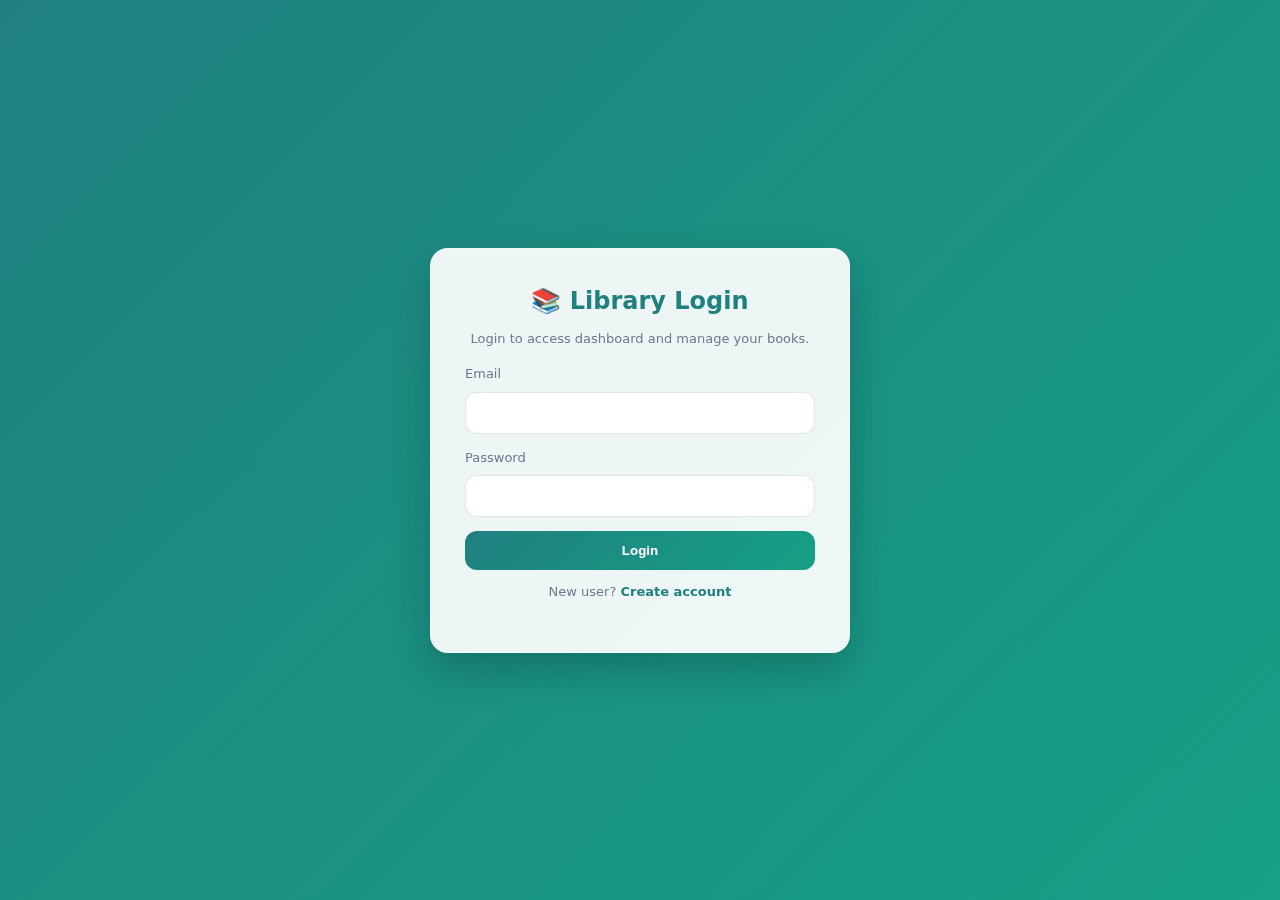
<file: index.html>
<!DOCTYPE html>
<html lang="en">
<head>
  <meta charset="UTF-8"/>
  <meta name="viewport" content="width=device-width, initial-scale=1.0"/>
  <title>Login • Library</title>
  <link rel="stylesheet" href="assets/css/style.css"/>
</head>
<body>
  <div class="auth-page">
    <div class="auth-card">
      <h2>📚 Library Login</h2>
      <div class="auth-sub">Login to access dashboard and manage your books.</div>

      <form id="loginForm">
        <div class="form-group">
          <label>Email</label>
          <input id="email" type="email" required />
        </div>
        <div class="form-group">
          <label>Password</label>
          <input id="password" type="password" required />
        </div>
        <button class="btn btn-primary" type="submit">Login</button>
      </form>

      <div class="auth-sub" style="margin-top:12px;">
        New user? <a href="signup.html" style="color:var(--primary);font-weight:900;text-decoration:none;">Create account</a>
      </div>
    </div>
  </div>

  <script type="module">
    import { login } from "./assets/js/auth.js";
    import { showToast } from "./assets/js/ui.js";

    document.getElementById("loginForm").addEventListener("submit", (e) => {
      e.preventDefault();
      const email = document.getElementById("email").value.trim();
      const password = document.getElementById("password").value.trim();

      const res = login(email, password);
      if (!res.ok) return showToast(res.msg || "Login failed.", "error");

      showToast("Welcome!", "success");
      window.location.href = "dashboard.html";
    });
  </script>
</body>
</html>
</file>
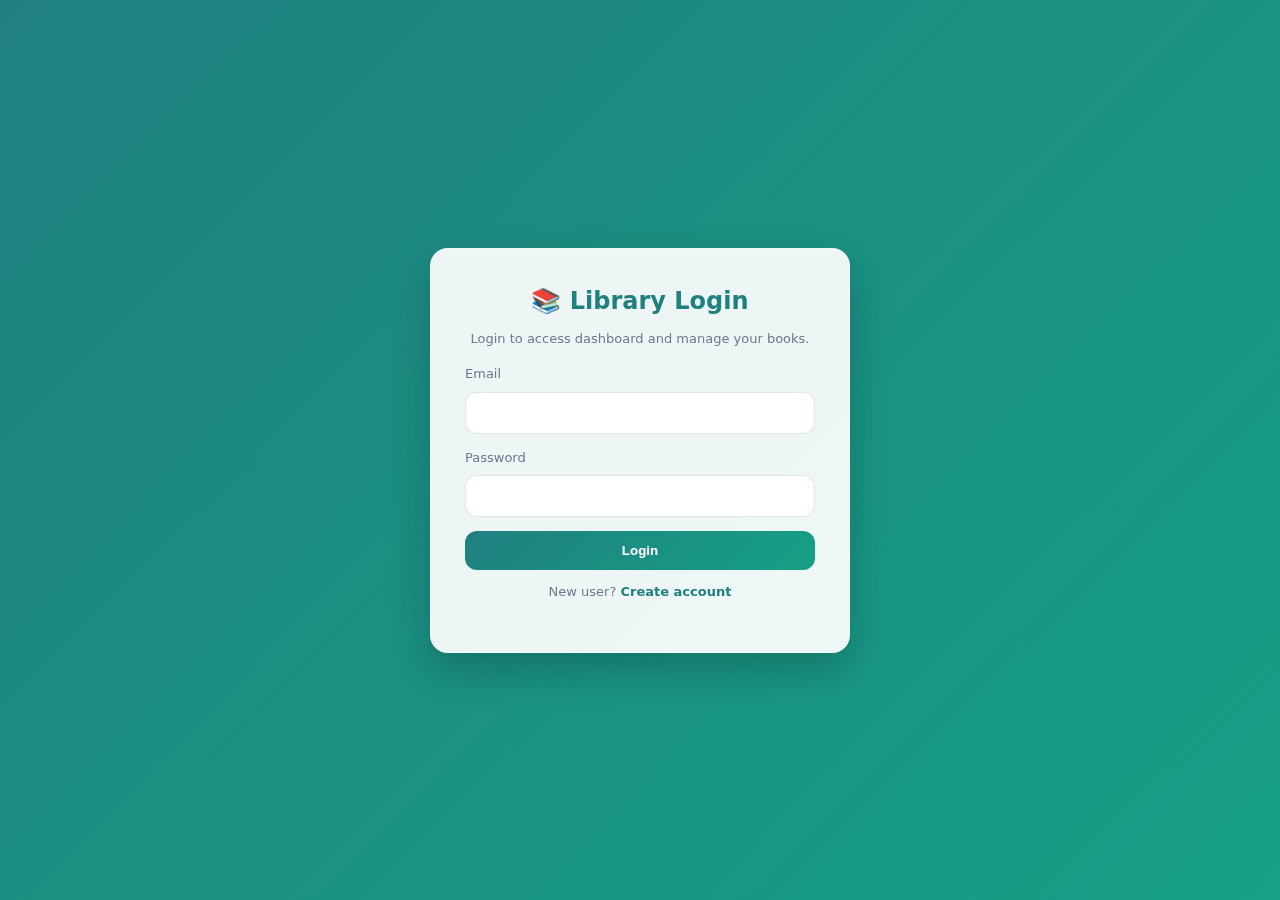
<file: borrow.html>
<!DOCTYPE html>
<html lang="en">
<head>
  <meta charset="UTF-8"/>
  <meta name="viewport" content="width=device-width, initial-scale=1.0"/>
  <title>Borrow • Library</title>
  <link rel="stylesheet" href="assets/css/style.css"/>
</head>
<body>
  <div class="app">
    <aside class="sidebar" id="sidebar"></aside>
    <main class="main">
      <div class="topbar" id="topbar"></div>

      <div class="panel">
        <h2>🎯 Borrow a Book</h2>
        <p>Only available books are shown. Click Borrow to borrow it.</p>
      </div>

      <div id="grid" class="books-grid"></div>
    </main>
  </div>

  <script type="module" src="assets/js/borrow.js"></script>
</body>
</html>
</file>
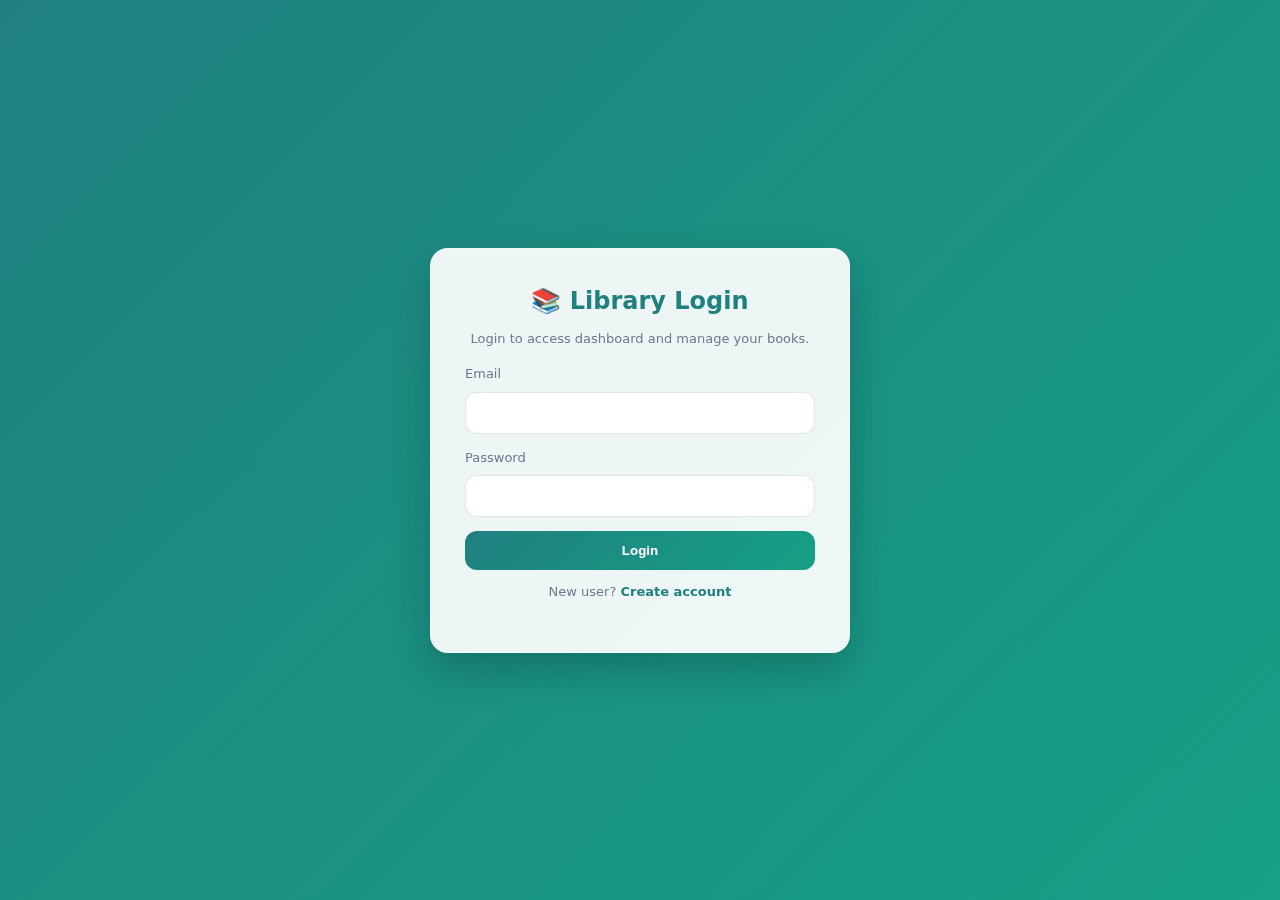
<file: catalog.html>
<!DOCTYPE html>
<html lang="en">
<head>
  <meta charset="UTF-8"/>
  <meta name="viewport" content="width=device-width, initial-scale=1.0"/>
  <title>Catalog • Library</title>
  <link rel="stylesheet" href="assets/css/style.css"/>
</head>
<body>
  <div class="app">
    <aside class="sidebar" id="sidebar"></aside>
    <main class="main">
      <div class="topbar" id="topbar"></div>

      <div class="panel">
        <h2>📖 Book Catalog</h2>
        <p>Browse all books with cover images.</p>
      </div>

      <div id="grid" class="books-grid"></div>
    </main>
  </div>

  <script type="module" src="assets/js/catalog.js"></script>
</body>
</html>
</file>
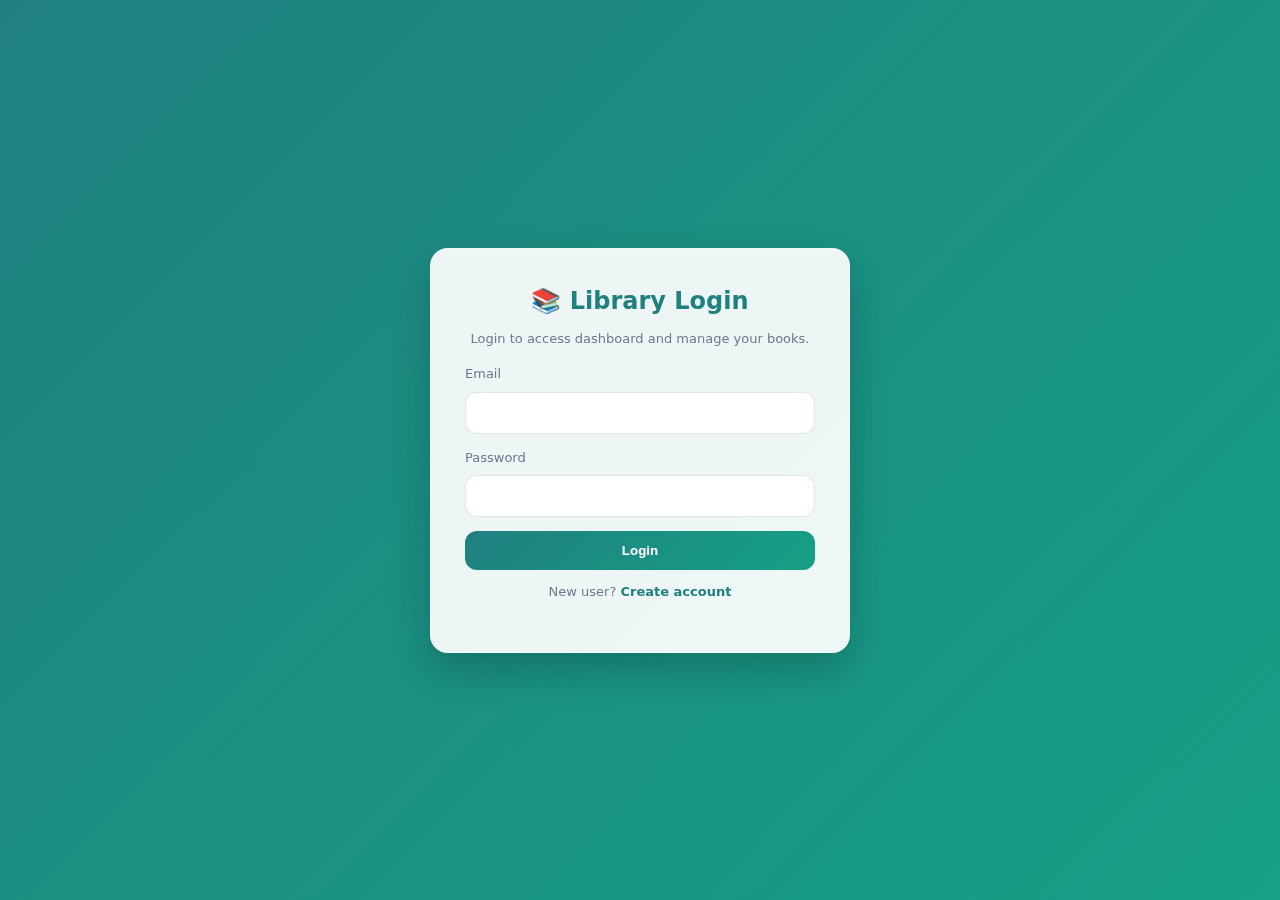
<file: dashboard.html>
<!DOCTYPE html>
<html lang="en">
<head>
  <meta charset="UTF-8"/>
  <meta name="viewport" content="width=device-width, initial-scale=1.0"/>
  <title>Dashboard • Library</title>
  <link rel="stylesheet" href="assets/css/style.css"/>
</head>
<body>
  <div class="app">
    <aside class="sidebar" id="sidebar"></aside>
    <main class="main">
      <div class="topbar" id="topbar"></div>

      <div class="panel">
        <h2>📊 Dashboard Overview</h2>
        <p>Live stats based on your borrowing and wishlist.</p>
      </div>

      <div class="dashboard-grid">
        <div class="stat-card"><div class="stat-row"><div><div class="stat-value" id="total">0</div><div class="stat-label">Total books</div></div><div class="stat-icon">📚</div></div></div>
        <div class="stat-card"><div class="stat-row"><div><div class="stat-value" id="available">0</div><div class="stat-label">Available</div></div><div class="stat-icon">✅</div></div></div>
        <div class="stat-card"><div class="stat-row"><div><div class="stat-value" id="borrowed">0</div><div class="stat-label">Borrowed</div></div><div class="stat-icon">🕒</div></div></div>
        <div class="stat-card"><div class="stat-row"><div><div class="stat-value" id="wish">0</div><div class="stat-label">Wishlist</div></div><div class="stat-icon">⭐</div></div></div>
      </div>
    </main>
  </div>

  <script type="module" src="assets/js/dashboard.js"></script>
</body>
</html>
</file>
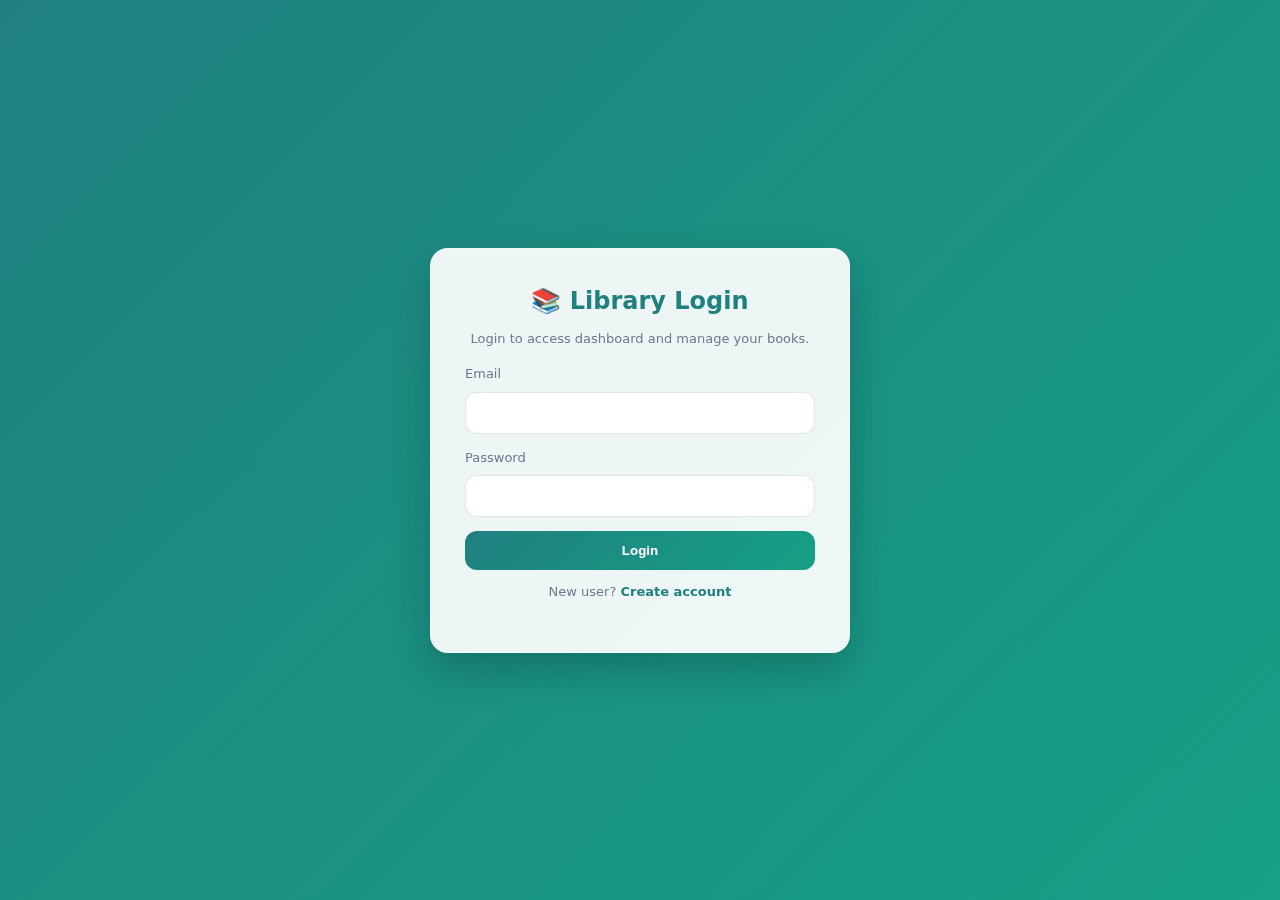
<file: history.html>
<!DOCTYPE html>
<html lang="en">
<head>
  <meta charset="UTF-8"/>
  <meta name="viewport" content="width=device-width, initial-scale=1.0"/>
  <title>History • Library</title>
  <link rel="stylesheet" href="assets/css/style.css"/>
</head>
<body>
  <div class="app">
    <aside class="sidebar" id="sidebar"></aside>
    <main class="main">
      <div class="topbar" id="topbar"></div>

      <div class="panel">
        <h2>📋 Borrowing History</h2>
        <p>All your borrow events are listed here.</p>
      </div>

      <div class="table-container">
        <table>
          <thead>
            <tr>
              <th>Book</th><th>Author</th><th>Borrow Date</th><th>Due Date</th><th>Status</th>
            </tr>
          </thead>
          <tbody id="tbody">
            <tr><td colspan="5" style="text-align:center;color:var(--muted);">No borrowing history yet</td></tr>
          </tbody>
        </table>
      </div>
    </main>
  </div>

  <script type="module" src="assets/js/history.js"></script>
</body>
</html>
</file>
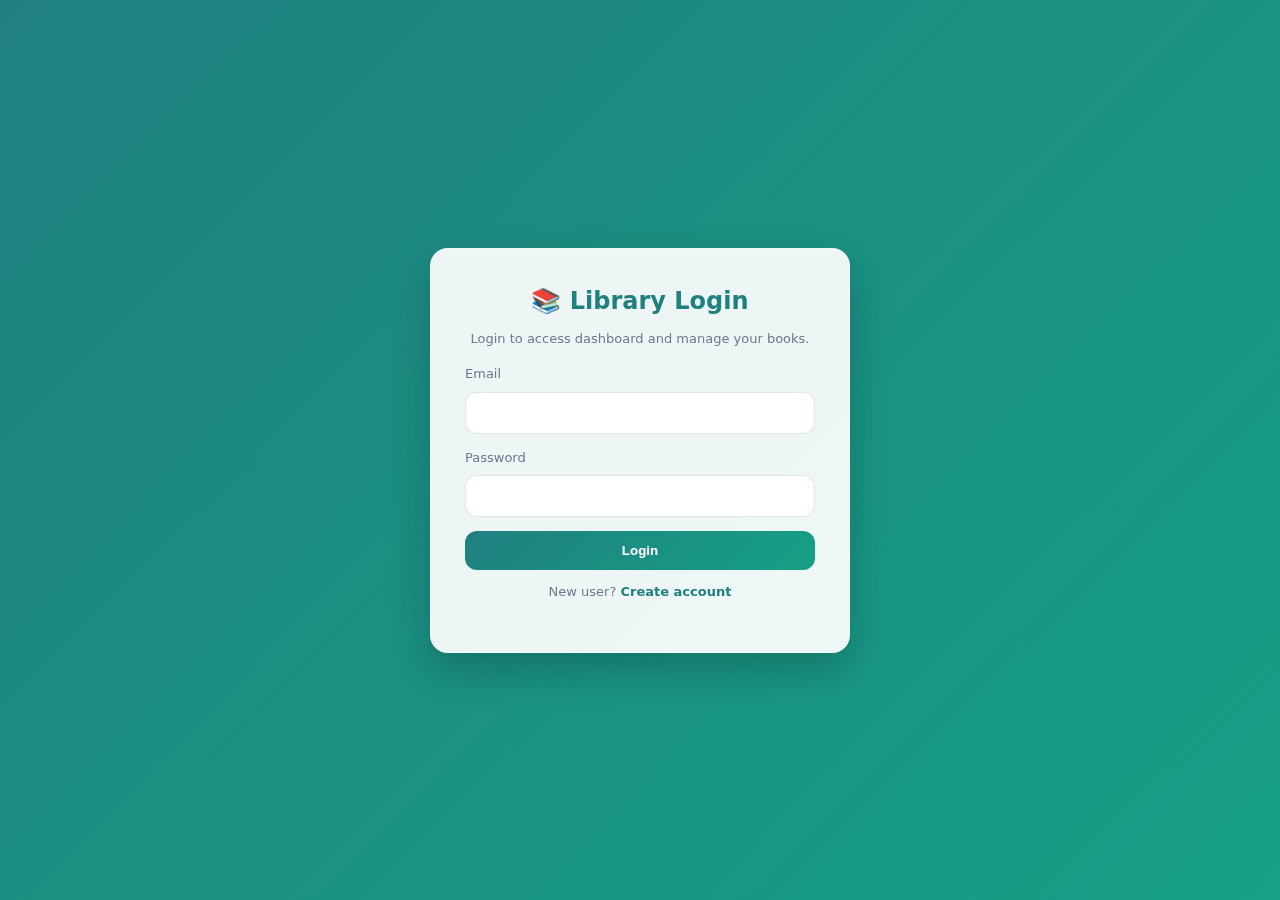
<file: return.html>
<!DOCTYPE html>
<html lang="en">
<head>
  <meta charset="UTF-8"/>
  <meta name="viewport" content="width=device-width, initial-scale=1.0"/>
  <title>Return • Library</title>
  <link rel="stylesheet" href="assets/css/style.css"/>
</head>
<body>
  <div class="app">
    <aside class="sidebar" id="sidebar"></aside>
    <main class="main">
      <div class="topbar" id="topbar"></div>

      <div class="panel">
        <h2>↩️ Return a Borrowed Book</h2>
        <p>Return a book to make it available again.</p>
      </div>

      <div class="table-container">
        <table>
          <thead>
            <tr>
              <th>Book</th><th>Author</th><th>Borrow Date</th><th>Due Date</th><th>Action</th>
            </tr>
          </thead>
          <tbody id="tbody">
            <tr><td colspan="5" style="text-align:center;color:var(--muted);">No borrowed books to return</td></tr>
          </tbody>
        </table>
      </div>
    </main>
  </div>

  <script type="module" src="assets/js/return.js"></script>
</body>
</html>
</file>
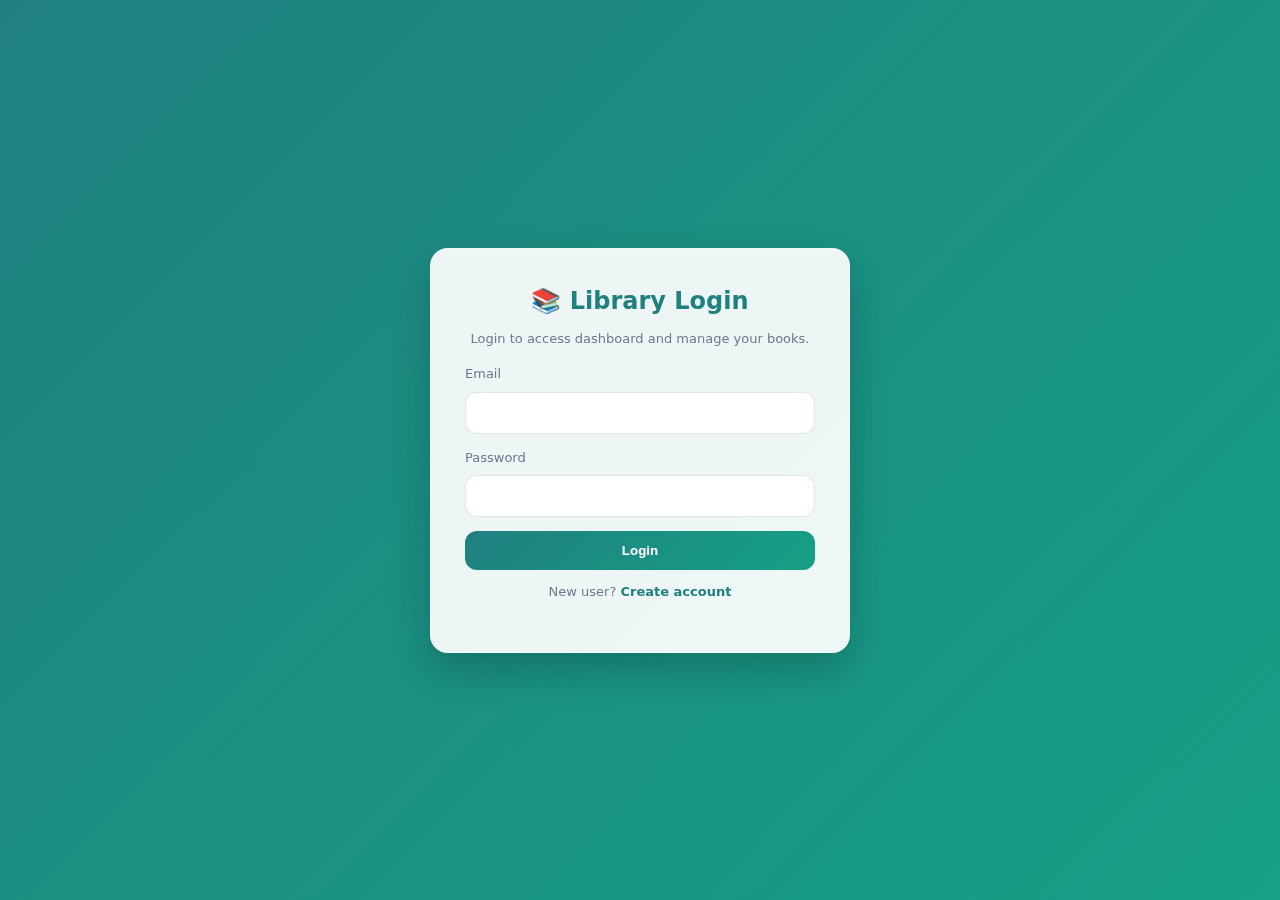
<file: search.html>
<!DOCTYPE html>
<html lang="en">
<head>
  <meta charset="UTF-8"/>
  <meta name="viewport" content="width=device-width, initial-scale=1.0"/>
  <title>Search • Library</title>
  <link rel="stylesheet" href="assets/css/style.css"/>
</head>
<body>
  <div class="app">
    <aside class="sidebar" id="sidebar"></aside>
    <main class="main">
      <div class="topbar" id="topbar"></div>

      <div class="panel">
        <h2>🔍 Search & Filter Books</h2>
        <div class="search-filter">
          <input id="q" placeholder="Search by title or author..."/>
          <select id="cat">
            <option value="">All Categories</option>
            <option>Fiction</option><option>Science</option><option>History</option>
            <option>Technology</option><option>Self-Help</option>
          </select>
          <select id="st">
            <option value="">All Status</option>
            <option>Available</option>
            <option>Borrowed</option>
          </select>
        </div>
      </div>

      <div id="grid" class="books-grid"></div>
    </main>
  </div>

  <script type="module" src="assets/js/search.js"></script>
</body>
</html>
</file>
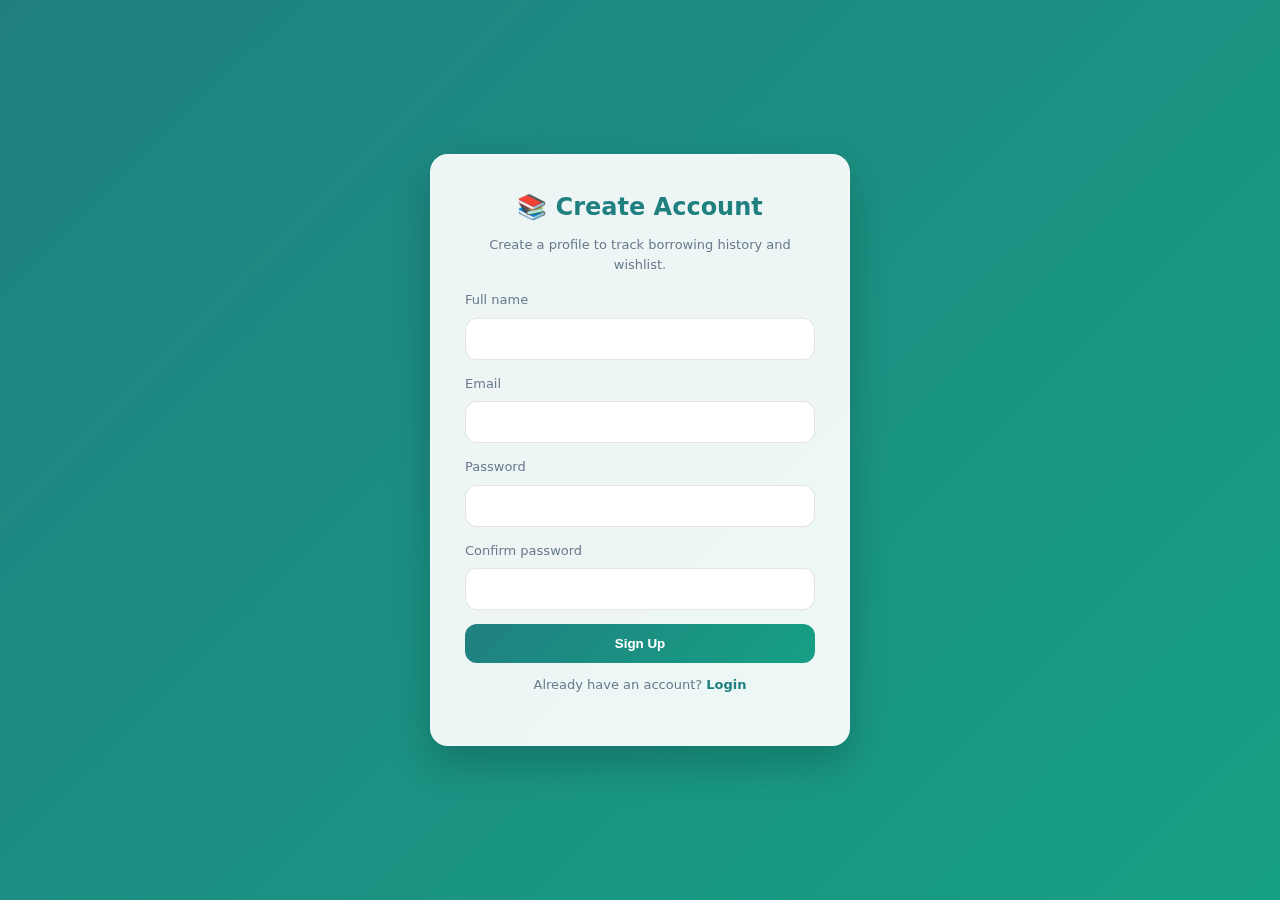
<file: signup.html>
<!DOCTYPE html>
<html lang="en">
<head>
  <meta charset="UTF-8"/>
  <meta name="viewport" content="width=device-width, initial-scale=1.0"/>
  <title>Sign Up • Library</title>
  <link rel="stylesheet" href="assets/css/style.css"/>
</head>
<body>
  <div class="auth-page">
    <div class="auth-card">
      <h2>📚 Create Account</h2>
      <div class="auth-sub">Create a profile to track borrowing history and wishlist.</div>

      <form id="signupForm">
        <div class="form-group">
          <label for="name">Full name</label>
          <input id="name" type="text" required />
        </div>

        <div class="form-group">
          <label for="email">Email</label>
          <input id="email" type="email" required />
        </div>

        <div class="form-group">
          <label for="password">Password</label>
          <input id="password" type="password" required minlength="4" />
        </div>

        <div class="form-group">
          <label for="confirm">Confirm password</label>
          <input id="confirm" type="password" required minlength="4" />
        </div>

        <button class="btn btn-primary" type="submit">Sign Up</button>
      </form>

      <div class="auth-sub" style="margin-top:12px;">
        Already have an account?
        <a href="index.html" style="color:var(--primary);font-weight:900;text-decoration:none;">Login</a>
      </div>
    </div>
  </div>

  <script type="module">
    import { signup } from "./assets/js/auth.js";
    import { showToast } from "./assets/js/ui.js";

    document.getElementById("signupForm").addEventListener("submit", (e) => {
      e.preventDefault();

      const name = document.getElementById("name").value.trim();
      const email = document.getElementById("email").value.trim();
      const password = document.getElementById("password").value;
      const confirm = document.getElementById("confirm").value;

      const res = signup(name, email, password, confirm);
      if (!res.ok) {
        showToast(res.msg || "Signup failed.", "error");
        return;
      }

      showToast("Account created!", "success");
      window.location.href = "dashboard.html";
    });
  </script>
</body>
</html>
</file>
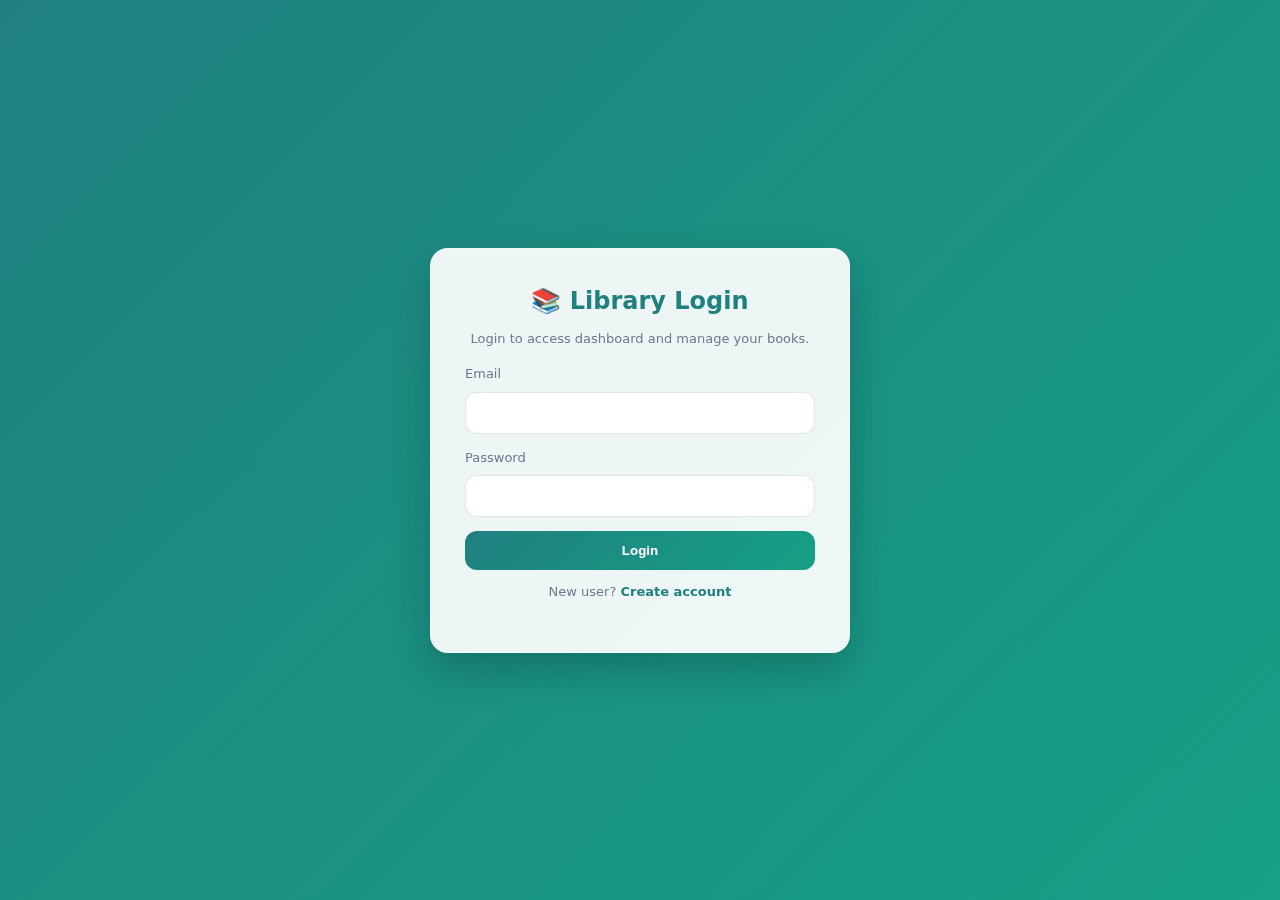
<file: wishlist.html>
<!DOCTYPE html>
<html lang="en">
<head>
  <meta charset="UTF-8"/>
  <meta name="viewport" content="width=device-width, initial-scale=1.0"/>
  <title>Wishlist • Library</title>
  <link rel="stylesheet" href="assets/css/style.css"/>
</head>
<body>
  <div class="app">
    <aside class="sidebar" id="sidebar"></aside>
    <main class="main">
      <div class="topbar" id="topbar"></div>

      <div class="panel">
        <h2>⭐ Wishlist</h2>
        <p>Add books you want to borrow later. Remove anytime.</p>
      </div>

      <div id="grid" class="books-grid"></div>
    </main>
  </div>

  <script type="module" src="assets/js/wishlist.js"></script>
</body>
</html>
</file>
<file: assets/css/style.css>
:root{
  --primary:#208080;
  --secondary:#16a085;
  --accent:#3498db;
  --danger:#e74c3c;
  --success:#27ae60;
  --warning:#f39c12;

  --bg:#eef2f6;
  --card:#ffffff;
  --text:#1f2d3d;
  --muted:#6b7b8c;
  --border:rgba(31,45,61,.12);

  --shadow: 0 10px 30px rgba(0,0,0,.08);
  --shadow2: 0 6px 18px rgba(0,0,0,.10);
  --radius: 14px;
}

*{margin:0;padding:0;box-sizing:border-box}
html,body{height:100%}
body{
  font-family: ui-sans-serif, system-ui, -apple-system, "Segoe UI", Roboto, Arial;
  background: radial-gradient(1200px 800px at 10% 0%, rgba(32,128,128,.18), transparent 55%),
              radial-gradient(1200px 800px at 90% 10%, rgba(52,152,219,.14), transparent 55%),
              var(--bg);
  color:var(--text);
  line-height:1.5;
}

/* Layout */
.app{
  min-height:100vh;
  display:grid;
  grid-template-columns: 280px 1fr;
}
.sidebar{
  position:sticky; top:0; height:100vh;
  padding:18px;
  background: linear-gradient(180deg, rgba(32,128,128,.96), rgba(22,160,133,.96));
  color:#fff;
  box-shadow: var(--shadow2);
  overflow:auto;
}
.brand{
  display:flex; align-items:center; gap:10px;
  padding: 10px 10px 18px;
  border-bottom: 1px solid rgba(255,255,255,.18);
  margin-bottom: 12px;
}
.brand-mark{
  width:42px;height:42px;border-radius:14px;
  background: rgba(255,255,255,.18);
  display:flex;align-items:center;justify-content:center;
  font-size:20px;
  box-shadow: inset 0 0 0 1px rgba(255,255,255,.18);
}
.brand-title{font-size:16px;font-weight:900;letter-spacing:.4px}
.brand-sub{font-size:12px;opacity:.85}

.nav-menu{list-style:none;margin-top:12px}
.nav-item{margin-bottom:8px}
.nav-link{
  display:flex;align-items:center;gap:10px;
  padding:12px 12px;border-radius:12px;
  color:#fff;text-decoration:none;cursor:pointer;
  transition:.2s;
  background: rgba(255,255,255,.08);
  border: 1px solid rgba(255,255,255,.08);
}
.nav-link:hover{transform: translateX(3px); background: rgba(255,255,255,.14); border-color: rgba(255,255,255,.18);}
.nav-link.active{background: rgba(255,255,255,.22); border-color: rgba(255,255,255,.30);}

.main{
  padding:26px;
  overflow:auto;
}

.topbar{
  display:flex; align-items:center; justify-content:space-between; gap:14px;
  padding:18px;
  background: rgba(255,255,255,.88);
  border: 1px solid rgba(255,255,255,.65);
  backdrop-filter: blur(10px);
  border-radius: var(--radius);
  box-shadow: var(--shadow);
  position: sticky;
  top: 18px;
  z-index: 20;
}
.topbar h1{font-size:18px}
.crumb{font-size:12px;color:var(--muted)}
.user-profile{display:flex;align-items:center;gap:12px}
.user-avatar{
  width:40px;height:40px;border-radius:14px;
  background: linear-gradient(135deg, var(--secondary), var(--primary));
  display:flex;align-items:center;justify-content:center;
  font-weight:900;color:#fff;
  box-shadow: 0 10px 18px rgba(22,160,133,.25);
}
.user-email{font-size:12px;color:var(--muted)}
.btn{
  border:none; cursor:pointer; user-select:none;
  border-radius: 12px;
  font-weight: 800;
  transition: transform .15s ease, box-shadow .15s ease, opacity .15s ease;
}
.btn:active{transform: translateY(1px)}
.btn-primary{padding:12px 14px; width:100%; background: linear-gradient(135deg,var(--primary),var(--secondary)); color:#fff}
.btn-secondary{padding:10px 12px; background: linear-gradient(135deg,var(--accent), #2d8bd1); color:#fff}
.btn-success{padding:10px 12px; background: linear-gradient(135deg,var(--success), #1f9a52); color:#fff}
.btn-danger{padding:10px 12px; background: linear-gradient(135deg,var(--danger), #d63b2c); color:#fff}
.btn-ghost{padding:10px 12px; background: rgba(255,255,255,.55); border: 1px solid rgba(31,45,61,.10); color: var(--text)}
.btn-small{padding:8px 10px; font-size:12px; border-radius:10px}

.panel{
  margin-top:18px;
  background: rgba(255,255,255,.88);
  border: 1px solid rgba(255,255,255,.65);
  border-radius: var(--radius);
  box-shadow: var(--shadow);
  padding:16px;
}
.panel h2{font-size:16px}
.panel p{color:var(--muted); font-size:12px; margin-top:6px}

.dashboard-grid{
  display:grid;
  grid-template-columns: repeat(auto-fit, minmax(240px,1fr));
  gap:16px;
  margin-top:12px;
}
.stat-card{
  background: rgba(255,255,255,.88);
  border: 1px solid rgba(255,255,255,.65);
  border-radius: var(--radius);
  box-shadow: var(--shadow);
  padding:18px;
}
.stat-row{display:flex;align-items:center;justify-content:space-between;gap:10px}
.stat-icon{
  width:44px;height:44px;border-radius:16px;
  display:flex;align-items:center;justify-content:center;
  background: rgba(32,128,128,.12);
  border: 1px solid rgba(32,128,128,.18);
  color: var(--primary);
}
.stat-value{font-size:30px;font-weight:1000}
.stat-label{font-size:12px;color:var(--muted);margin-top:6px}

.search-filter{display:flex;gap:12px;flex-wrap:wrap;align-items:center;margin-top:12px}
.search-filter input{flex:1;min-width:220px}
input,select{
  width:100%;
  padding:12px 14px;
  border-radius:12px;
  border:1px solid var(--border);
  background:#fff;
  outline:none;
  transition:.2s;
  font-size:14px;
}
input:focus,select:focus{border-color: rgba(32,128,128,.45); box-shadow: 0 0 0 4px rgba(32,128,128,.15);}

.books-grid{
  display:grid;
  grid-template-columns: repeat(auto-fill, minmax(210px,1fr));
  gap:16px;
  margin-top:14px;
}
.book-card{
  background: rgba(255,255,255,.92);
  border: 1px solid rgba(255,255,255,.65);
  border-radius: var(--radius);
  box-shadow: var(--shadow);
  overflow:hidden;
  cursor:pointer;
  transition: transform .18s ease, box-shadow .18s ease;
}
.book-card:hover{transform: translateY(-4px); box-shadow: 0 16px 34px rgba(0,0,0,.12);}

.cover-wrap{height:230px; background: linear-gradient(135deg, rgba(32,128,128,.20), rgba(52,152,219,.20)); overflow:hidden}
.cover-wrap img{width:100%;height:100%;object-fit:cover;display:block}

.book-info{padding:14px}
.book-title{font-weight:1000;font-size:14px}
.book-author{font-size:12px;color:var(--muted);margin-top:3px}
.book-meta{margin-top:10px;display:flex;gap:8px;flex-wrap:wrap;align-items:center}
.badge{
  font-size:11px; padding:5px 8px; border-radius:999px;
  border:1px solid var(--border); background: rgba(31,45,61,.04); color: var(--text); font-weight:800;
}
.badge.available{background: rgba(39,174,96,.12); border-color: rgba(39,174,96,.20); color: var(--success);}
.badge.borrowed{background: rgba(243,156,18,.12); border-color: rgba(243,156,18,.22); color: var(--warning);}

.book-actions{margin-top:10px;display:flex;gap:10px}
.book-actions .btn{flex:1}

.table-container{
  margin-top:12px;
  overflow:auto;
  border-radius: var(--radius);
  border: 1px solid rgba(255,255,255,.65);
  background: rgba(255,255,255,.88);
  box-shadow: var(--shadow);
}
table{width:100%;border-collapse:collapse;min-width:720px}
th{
  text-align:left;padding:14px;
  background: linear-gradient(135deg, var(--primary), var(--secondary));
  color:#fff;font-size:13px;
}
td{padding:12px 14px;border-bottom:1px solid rgba(31,45,61,.08);font-size:13px}
tr:hover td{background: rgba(31,45,61,.03)}

/* Auth pages */
.auth-page{
  min-height:100vh;
  display:flex;
  align-items:center;
  justify-content:center;
  padding:24px;
  background: linear-gradient(135deg, var(--primary), var(--secondary));
}
.auth-card{
  width:100%;
  max-width:420px;
  background: rgba(255,255,255,.92);
  border: 1px solid rgba(255,255,255,.4);
  backdrop-filter: blur(10px);
  border-radius: 18px;
  box-shadow: 0 18px 40px rgba(0,0,0,.20);
  padding: 34px;
}
.auth-card h2{color: var(--primary); text-align:center; margin-bottom: 10px}
.auth-sub{color:var(--muted);font-size:13px;text-align:center;margin-bottom:16px}
.form-group{margin-bottom:14px}
label{display:block;font-size:13px;color:var(--muted);margin-bottom:8px}

.toast-wrap{
  position: fixed;
  right: 18px;
  top: 18px;
  z-index: 9999;
  width: min(360px, calc(100vw - 36px));
}
.toast{
  background: rgba(255,255,255,.92);
  border: 1px solid rgba(255,255,255,.7);
  backdrop-filter: blur(10px);
  border-radius: 14px;
  box-shadow: 0 14px 40px rgba(0,0,0,.18);
  padding: 12px;
  margin-bottom: 10px;
  display:flex; gap:10px; align-items:flex-start;
}
.toast .dot{width:10px;height:10px;border-radius:999px;margin-top:4px}
.toast.success .dot{background: var(--success)}
.toast.error .dot{background: var(--danger)}
.toast.info .dot{background: var(--accent)}
.toast .close{margin-left:auto;background:transparent;border:none;font-size:18px;cursor:pointer;color:var(--muted);padding:0 6px}

@media (max-width: 920px){
  .app{grid-template-columns: 1fr}
  .sidebar{position:static;height:auto;border-radius: var(--radius); margin: 18px; }
  .main{padding: 18px}
  .topbar{position:static}
  table{min-width:680px}
}
</file>
